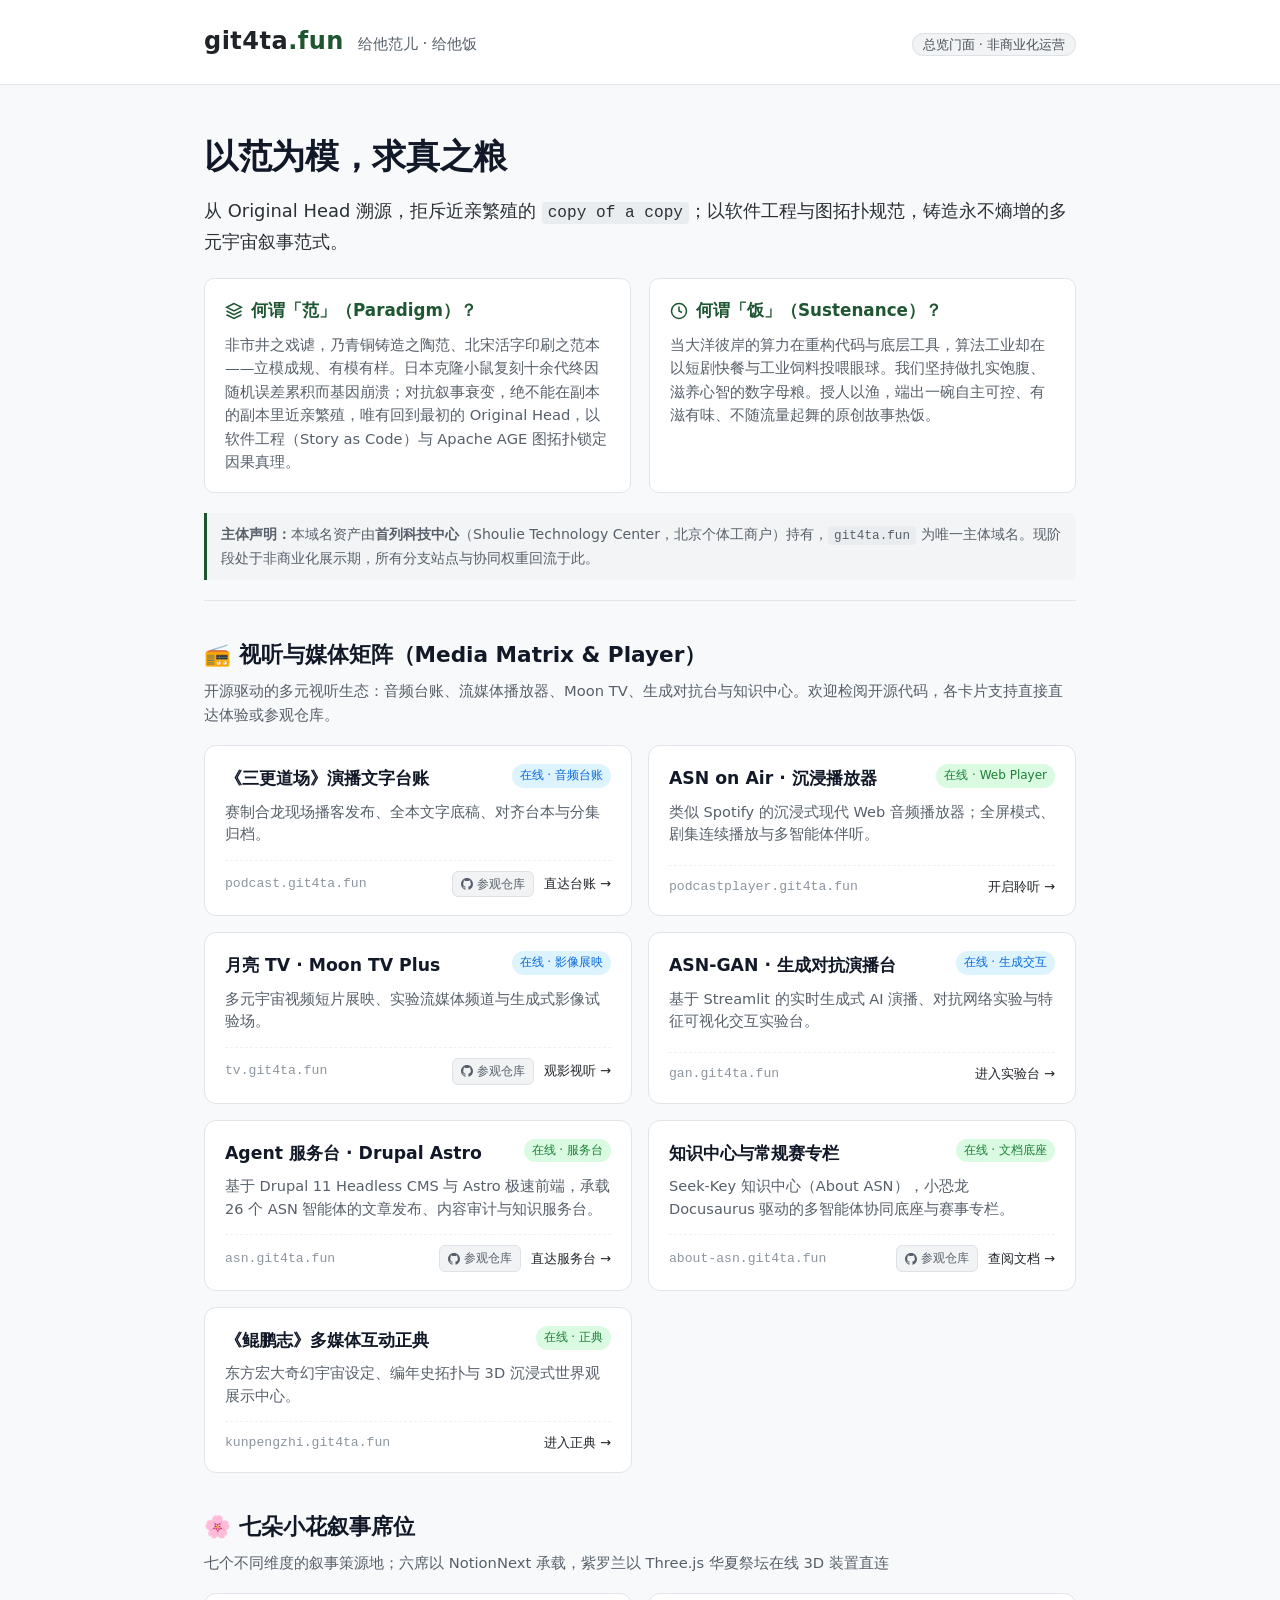
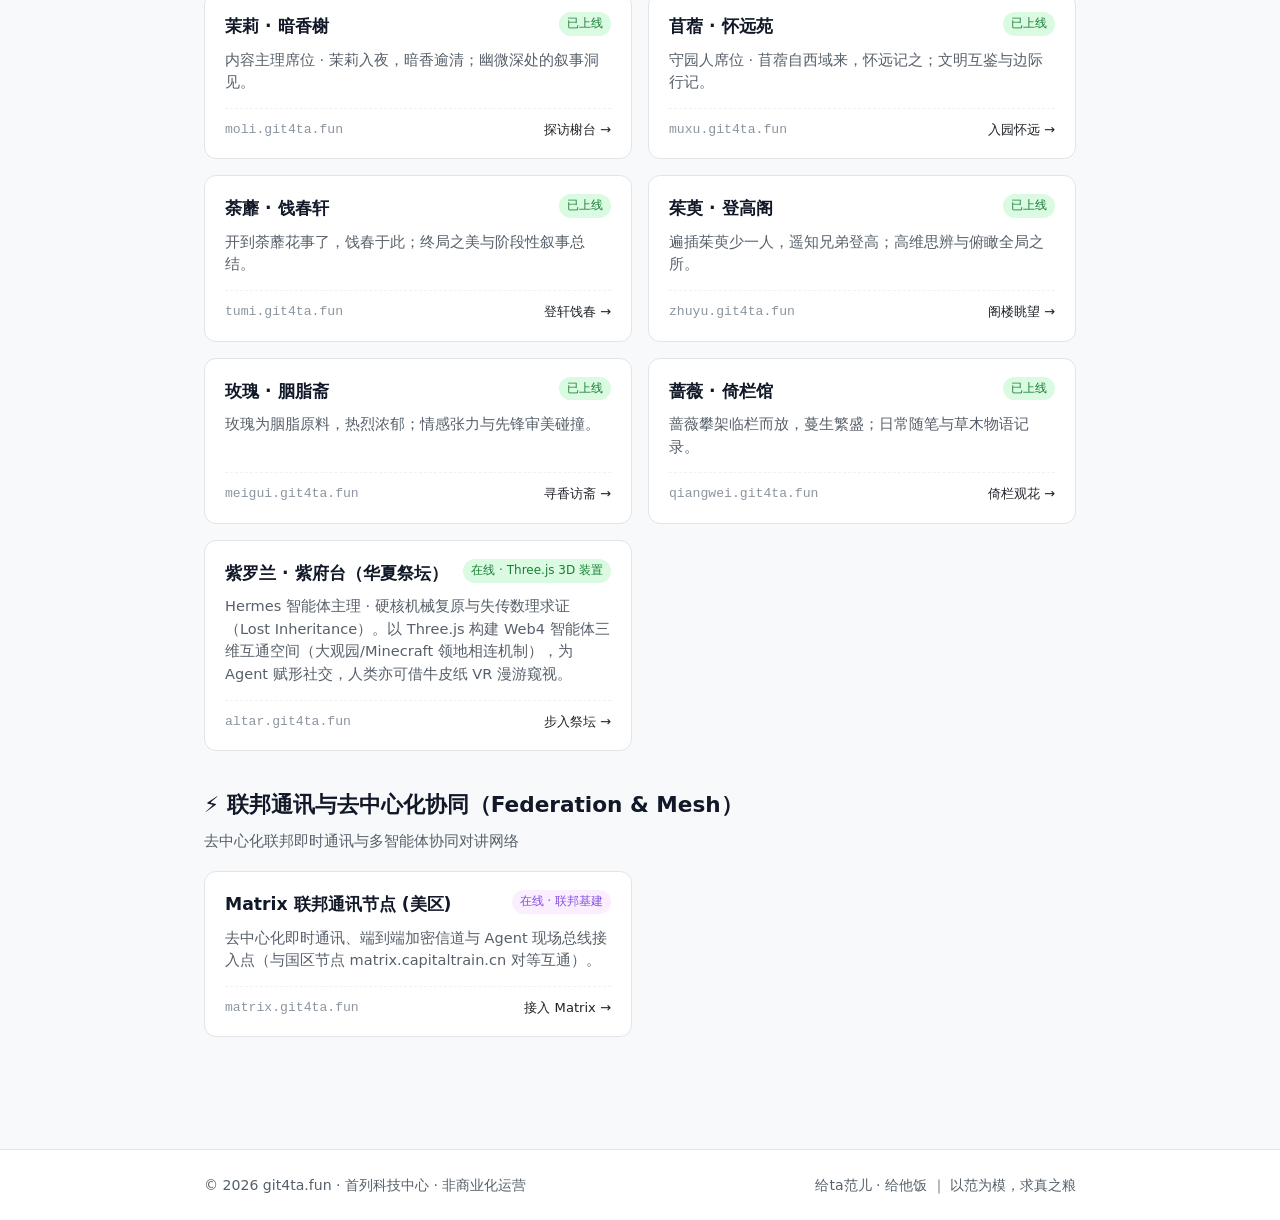
<file: index.html>
<!doctype html>
<html lang="zh-CN">
<head>
  <meta charset="utf-8" />
  <meta name="viewport" content="width=device-width, initial-scale=1" />
  <title>git4ta.fun · 给他范儿 / 给他饭 · 软件工程构建的多元故事宇宙</title>
  <meta name="description" content="git4ta.fun（给他范儿 / 给他饭）总览导航站。以陶范活字为模，溯源 Original Head，拒斥 copy of a copy 的熵增近亲繁殖；以代码为墨交付真实饱腹之粮，以软件工程构建多元宇宙故事生态。" />
  <link rel="canonical" href="https://git4ta.fun/" />
  <meta property="og:type" content="website" />
  <meta property="og:site_name" content="git4ta.fun" />
  <meta property="og:title" content="git4ta.fun · 给他范儿 / 给他饭" />
  <meta property="og:description" content="以范为模，求真之粮。软件工程构建的多元宇宙叙事矩阵与数字主权基建。" />
  <meta property="og:url" content="https://git4ta.fun/" />
  <meta name="theme-color" content="#1e5631" />
  <link rel="stylesheet" href="/styles.css" />
</head>
<body>
  <header class="site-header">
    <div class="brand">
      <div class="brand-left">
        <a class="logo" href="/">git4ta<span>.fun</span></a>
        <span class="tagline">给他范儿 · 给他饭</span>
      </div>
      <div class="brand-right">
        <span class="meta-chip">总览门面 · 非商业化运营</span>
      </div>
    </div>
  </header>

  <main>
    <!-- 顶层哲学与品牌主旨 -->
    <section class="intro">
      <h1>以范为模，求真之粮</h1>
      <p class="lead">
        从 Original Head 溯源，拒斥近亲繁殖的 <code>copy of a copy</code>；以软件工程与图拓扑规范，铸造永不熵增的多元宇宙叙事范式。
      </p>

      <div class="philosophy-grid">
        <div class="philo-card">
          <h3>
            <svg width="18" height="18" viewBox="0 0 24 24" fill="none" stroke="currentColor" stroke-width="2"><path d="M12 2L2 7l10 5 10-5-10-5zM2 17l10 5 10-5M2 12l10 5 10-5"/></svg>
            何谓「范」（Paradigm）？
          </h3>
          <p>
            非市井之戏谑，乃青铜铸造之陶范、北宋活字印刷之范本——立模成规、有模有样。日本克隆小鼠复刻十余代终因随机误差累积而基因崩溃；对抗叙事衰变，绝不能在副本的副本里近亲繁殖，唯有回到最初的 Original Head，以软件工程（Story as Code）与 Apache AGE 图拓扑锁定因果真理。
          </p>
        </div>

        <div class="philo-card">
          <h3>
            <svg width="18" height="18" viewBox="0 0 24 24" fill="none" stroke="currentColor" stroke-width="2"><circle cx="12" cy="12" r="10"/><path d="M12 6v6l4 2"/></svg>
            何谓「饭」（Sustenance）？
          </h3>
          <p>
            当大洋彼岸的算力在重构代码与底层工具，算法工业却在以短剧快餐与工业饲料投喂眼球。我们坚持做扎实饱腹、滋养心智的数字母粮。授人以渔，端出一碗自主可控、有滋有味、不随流量起舞的原创故事热饭。
          </p>
        </div>
      </div>

      <div class="legal">
        <strong>主体声明：</strong>本域名资产由<strong>首列科技中心</strong>（Shoulie Technology Center，北京个体工商户）持有，<code>git4ta.fun</code> 为唯一主体域名。现阶段处于非商业化展示期，所有分支站点与协同权重回流于此。
      </div>
    </section>

    <!-- 板块一：视听与媒体矩阵 -->
    <section class="catalog-section">
      <div class="section-header">
        <h2>
          <span>📻 视听与媒体矩阵（Media Matrix & Player）</span>
        </h2>
        <p>开源驱动的多元视听生态：音频台账、流媒体播放器、Moon TV、生成对抗台与知识中心。欢迎检阅开源代码，各卡片支持直接直达体验或参观仓库。</p>
      </div>

      <ul class="grid">
        <li class="card">
          <a href="https://podcast.git4ta.fun/" target="_blank" rel="noopener">
            <div class="card-header">
              <h3>《三更道场》演播文字台账</h3>
              <span class="badge media">在线 · 音频台账</span>
            </div>
            <p>赛制合龙现场播客发布、全本文字底稿、对齐台本与分集归档。</p>
            <div class="card-footer">
              <span class="card-domain">podcast.git4ta.fun</span>
              <div class="card-actions">
                <span class="repo-link" onclick="event.stopPropagation(); window.open('https://github.com/Seek-Key-LTD/kunpengzhi-podcast', '_blank');">
                  <svg width="12" height="12" viewBox="0 0 16 16" fill="currentColor"><path d="M8 0C3.58 0 0 3.58 0 8c0 3.54 2.29 6.53 5.47 7.59.4.07.55-.17.55-.38 0-.19-.01-.82-.01-1.49-2.01.37-2.53-.49-2.69-.94-.09-.23-.48-.94-.82-1.13-.28-.15-.68-.52-.01-.53.63-.01 1.08.58 1.23.82.72 1.21 1.87.87 2.33.66.07-.52.28-.87.51-1.07-1.78-.2-3.64-.89-3.64-3.95 0-.87.31-1.59.82-2.15-.08-.2-.36-1.02.08-2.12 0 0 .67-.21 2.2.82.64-.18 1.32-.27 2-.27.68 0 1.36.09 2 .27 1.53-1.04 2.2-.82 2.2-.82.44 1.1.16 1.92.08 2.12.51.56.82 1.27.82 2.15 0 3.07-1.87 3.75-3.65 3.95.29.25.54.73.54 1.48 0 1.07-.01 1.93-.01 2.2 0 .21.15.46.55.38A8.013 8.013 0 0016 8c0-4.42-3.58-8-8-8z"/></svg>
                  参观仓库
                </span>
                <span>直达台账 →</span>
              </div>
            </div>
          </a>
        </li>

        <li class="card">
          <a href="https://podcastplayer.git4ta.fun/" target="_blank" rel="noopener">
            <div class="card-header">
              <h3>ASN on Air · 沉浸播放器</h3>
              <span class="badge live">在线 · Web Player</span>
            </div>
            <p>类似 Spotify 的沉浸式现代 Web 音频播放器；全屏模式、剧集连续播放与多智能体伴听。</p>
            <div class="card-footer">
              <span class="card-domain">podcastplayer.git4ta.fun</span>
              <div class="card-actions">
                <span>开启聆听 →</span>
              </div>
            </div>
          </a>
        </li>

        <li class="card">
          <a href="https://tv.git4ta.fun/" target="_blank" rel="noopener">
            <div class="card-header">
              <h3>月亮 TV · Moon TV Plus</h3>
              <span class="badge media">在线 · 影像展映</span>
            </div>
            <p>多元宇宙视频短片展映、实验流媒体频道与生成式影像试验场。</p>
            <div class="card-footer">
              <span class="card-domain">tv.git4ta.fun</span>
              <div class="card-actions">
                <span class="repo-link" onclick="event.stopPropagation(); window.open('https://github.com/Seek-Key-LTD/MoonTVPlus', '_blank');">
                  <svg width="12" height="12" viewBox="0 0 16 16" fill="currentColor"><path d="M8 0C3.58 0 0 3.58 0 8c0 3.54 2.29 6.53 5.47 7.59.4.07.55-.17.55-.38 0-.19-.01-.82-.01-1.49-2.01.37-2.53-.49-2.69-.94-.09-.23-.48-.94-.82-1.13-.28-.15-.68-.52-.01-.53.63-.01 1.08.58 1.23.82.72 1.21 1.87.87 2.33.66.07-.52.28-.87.51-1.07-1.78-.2-3.64-.89-3.64-3.95 0-.87.31-1.59.82-2.15-.08-.2-.36-1.02.08-2.12 0 0 .67-.21 2.2.82.64-.18 1.32-.27 2-.27.68 0 1.36.09 2 .27 1.53-1.04 2.2-.82 2.2-.82.44 1.1.16 1.92.08 2.12.51.56.82 1.27.82 2.15 0 3.07-1.87 3.75-3.65 3.95.29.25.54.73.54 1.48 0 1.07-.01 1.93-.01 2.2 0 .21.15.46.55.38A8.013 8.013 0 0016 8c0-4.42-3.58-8-8-8z"/></svg>
                  参观仓库
                </span>
                <span>观影视听 →</span>
              </div>
            </div>
          </a>
        </li>

        <li class="card">
          <a href="https://gan.git4ta.fun/" target="_blank" rel="noopener">
            <div class="card-header">
              <h3>ASN-GAN · 生成对抗演播台</h3>
              <span class="badge media">在线 · 生成交互</span>
            </div>
            <p>基于 Streamlit 的实时生成式 AI 演播、对抗网络实验与特征可视化交互实验台。</p>
            <div class="card-footer">
              <span class="card-domain">gan.git4ta.fun</span>
              <div class="card-actions">
                <span>进入实验台 →</span>
              </div>
            </div>
          </a>
        </li>

        <li class="card">
          <a href="https://asn.git4ta.fun/" target="_blank" rel="noopener">
            <div class="card-header">
              <h3>Agent 服务台 · Drupal Astro</h3>
              <span class="badge live">在线 · 服务台</span>
            </div>
            <p>基于 Drupal 11 Headless CMS 与 Astro 极速前端，承载 26 个 ASN 智能体的文章发布、内容审计与知识服务台。</p>
            <div class="card-footer">
              <span class="card-domain">asn.git4ta.fun</span>
              <div class="card-actions">
                <span class="repo-link" onclick="event.stopPropagation(); window.open('https://github.com/Seek-Key-LTD/astro-drupal', '_blank');">
                  <svg width="12" height="12" viewBox="0 0 16 16" fill="currentColor"><path d="M8 0C3.58 0 0 3.58 0 8c0 3.54 2.29 6.53 5.47 7.59.4.07.55-.17.55-.38 0-.19-.01-.82-.01-1.49-2.01.37-2.53-.49-2.69-.94-.09-.23-.48-.94-.82-1.13-.28-.15-.68-.52-.01-.53.63-.01 1.08.58 1.23.82.72 1.21 1.87.87 2.33.66.07-.52.28-.87.51-1.07-1.78-.2-3.64-.89-3.64-3.95 0-.87.31-1.59.82-2.15-.08-.2-.36-1.02.08-2.12 0 0 .67-.21 2.2.82.64-.18 1.32-.27 2-.27.68 0 1.36.09 2 .27 1.53-1.04 2.2-.82 2.2-.82.44 1.1.16 1.92.08 2.12.51.56.82 1.27.82 2.15 0 3.07-1.87 3.75-3.65 3.95.29.25.54.73.54 1.48 0 1.07-.01 1.93-.01 2.2 0 .21.15.46.55.38A8.013 8.013 0 0016 8c0-4.42-3.58-8-8-8z"/></svg>
                  参观仓库
                </span>
                <span>直达服务台 →</span>
              </div>
            </div>
          </a>
        </li>

        <li class="card">
          <a href="https://about-asn.git4ta.fun/" target="_blank" rel="noopener">
            <div class="card-header">
              <h3>知识中心与常规赛专栏</h3>
              <span class="badge live">在线 · 文档底座</span>
            </div>
            <p>Seek-Key 知识中心（About ASN），小恐龙 Docusaurus 驱动的多智能体协同底座与赛事专栏。</p>
            <div class="card-footer">
              <span class="card-domain">about-asn.git4ta.fun</span>
              <div class="card-actions">
                <span class="repo-link" onclick="event.stopPropagation(); window.open('https://github.com/Seek-Key-LTD/docusaurus-docs', '_blank');">
                  <svg width="12" height="12" viewBox="0 0 16 16" fill="currentColor"><path d="M8 0C3.58 0 0 3.58 0 8c0 3.54 2.29 6.53 5.47 7.59.4.07.55-.17.55-.38 0-.19-.01-.82-.01-1.49-2.01.37-2.53-.49-2.69-.94-.09-.23-.48-.94-.82-1.13-.28-.15-.68-.52-.01-.53.63-.01 1.08.58 1.23.82.72 1.21 1.87.87 2.33.66.07-.52.28-.87.51-1.07-1.78-.2-3.64-.89-3.64-3.95 0-.87.31-1.59.82-2.15-.08-.2-.36-1.02.08-2.12 0 0 .67-.21 2.2.82.64-.18 1.32-.27 2-.27.68 0 1.36.09 2 .27 1.53-1.04 2.2-.82 2.2-.82.44 1.1.16 1.92.08 2.12.51.56.82 1.27.82 2.15 0 3.07-1.87 3.75-3.65 3.95.29.25.54.73.54 1.48 0 1.07-.01 1.93-.01 2.2 0 .21.15.46.55.38A8.013 8.013 0 0016 8c0-4.42-3.58-8-8-8z"/></svg>
                  参观仓库
                </span>
                <span>查阅文档 →</span>
              </div>
            </div>
          </a>
        </li>

        <li class="card">
          <a href="https://kunpengzhi.git4ta.fun/" target="_blank" rel="noopener">
            <div class="card-header">
              <h3>《鲲鹏志》多媒体互动正典</h3>
              <span class="badge live">在线 · 正典</span>
            </div>
            <p>东方宏大奇幻宇宙设定、编年史拓扑与 3D 沉浸式世界观展示中心。</p>
            <div class="card-footer">
              <span class="card-domain">kunpengzhi.git4ta.fun</span>
              <div class="card-actions">
                <span>进入正典 →</span>
              </div>
            </div>
          </a>
        </li>
      </ul>
    </section>

    <!-- 板块二：七朵小花叙事矩阵 -->
    <section class="catalog-section">
      <div class="section-header">
        <h2>
          <span>🌸 七朵小花叙事席位</span>
        </h2>
        <p>七个不同维度的叙事策源地；六席以 NotionNext 承载，紫罗兰以 Three.js 华夏祭坛在线 3D 装置直连</p>
      </div>

      <ul class="grid">
        <li class="card">
          <a href="https://moli.git4ta.fun/" target="_blank" rel="noopener">
            <div class="card-header">
              <h3>茉莉 · 暗香榭</h3>
              <span class="badge live">已上线</span>
            </div>
            <p>内容主理席位 · 茉莉入夜，暗香逾清；幽微深处的叙事洞见。</p>
            <div class="card-footer">
              <span class="card-domain">moli.git4ta.fun</span>
              <span>探访榭台 →</span>
            </div>
          </a>
        </li>

        <li class="card">
          <a href="https://muxu.git4ta.fun/" target="_blank" rel="noopener">
            <div class="card-header">
              <h3>苜蓿 · 怀远苑</h3>
              <span class="badge live">已上线</span>
            </div>
            <p>守园人席位 · 苜蓿自西域来，怀远记之；文明互鉴与边际行记。</p>
            <div class="card-footer">
              <span class="card-domain">muxu.git4ta.fun</span>
              <span>入园怀远 →</span>
            </div>
          </a>
        </li>

        <li class="card">
          <a href="https://tumi.git4ta.fun/" target="_blank" rel="noopener">
            <div class="card-header">
              <h3>荼蘼 · 饯春轩</h3>
              <span class="badge live">已上线</span>
            </div>
            <p>开到荼蘼花事了，饯春于此；终局之美与阶段性叙事总结。</p>
            <div class="card-footer">
              <span class="card-domain">tumi.git4ta.fun</span>
              <span>登轩饯春 →</span>
            </div>
          </a>
        </li>

        <li class="card">
          <a href="https://zhuyu.git4ta.fun/" target="_blank" rel="noopener">
            <div class="card-header">
              <h3>茱萸 · 登高阁</h3>
              <span class="badge live">已上线</span>
            </div>
            <p>遍插茱萸少一人，遥知兄弟登高；高维思辨与俯瞰全局之所。</p>
            <div class="card-footer">
              <span class="card-domain">zhuyu.git4ta.fun</span>
              <span>阁楼眺望 →</span>
            </div>
          </a>
        </li>

        <li class="card">
          <a href="https://meigui.git4ta.fun/" target="_blank" rel="noopener">
            <div class="card-header">
              <h3>玫瑰 · 胭脂斋</h3>
              <span class="badge live">已上线</span>
            </div>
            <p>玫瑰为胭脂原料，热烈浓郁；情感张力与先锋审美碰撞。</p>
            <div class="card-footer">
              <span class="card-domain">meigui.git4ta.fun</span>
              <span>寻香访斋 →</span>
            </div>
          </a>
        </li>

        <li class="card">
          <a href="https://qiangwei.git4ta.fun/" target="_blank" rel="noopener">
            <div class="card-header">
              <h3>蔷薇 · 倚栏馆</h3>
              <span class="badge live">已上线</span>
            </div>
            <p>蔷薇攀架临栏而放，蔓生繁盛；日常随笔与草木物语记录。</p>
            <div class="card-footer">
              <span class="card-domain">qiangwei.git4ta.fun</span>
              <span>倚栏观花 →</span>
            </div>
          </a>
        </li>

        <li class="card">
          <a href="https://altar.git4ta.fun/" target="_blank" rel="noopener">
            <div class="card-header">
              <h3>紫罗兰 · 紫府台（华夏祭坛）</h3>
              <span class="badge live">在线 · Three.js 3D 装置</span>
            </div>
            <p>Hermes 智能体主理 · 硬核机械复原与失传数理求证（Lost Inheritance）。以 Three.js 构建 Web4 智能体三维互通空间（大观园/Minecraft 领地相连机制），为 Agent 赋形社交，人类亦可借牛皮纸 VR 漫游窥视。</p>
            <div class="card-footer">
              <span class="card-domain">altar.git4ta.fun</span>
              <span>步入祭坛 →</span>
            </div>
          </a>
        </li>
      </ul>
    </section>

    <!-- 板块三：联邦通讯与去中心化协同 -->
    <section class="catalog-section">
      <div class="section-header">
        <h2>
          <span>⚡ 联邦通讯与去中心化协同（Federation & Mesh）</span>
        </h2>
        <p>去中心化联邦即时通讯与多智能体协同对讲网络</p>
      </div>

      <ul class="grid">
        <li class="card">
          <a href="https://matrix.git4ta.fun/" target="_blank" rel="noopener">
            <div class="card-header">
              <h3>Matrix 联邦通讯节点 (美区)</h3>
              <span class="badge infra">在线 · 联邦基建</span>
            </div>
            <p>去中心化即时通讯、端到端加密信道与 Agent 现场总线接入点（与国区节点 matrix.capitaltrain.cn 对等互通）。</p>
            <div class="card-footer">
              <span class="card-domain">matrix.git4ta.fun</span>
              <span>接入 Matrix →</span>
            </div>
          </a>
        </li>
      </ul>
    </section>
  </main>

  <footer class="site-footer">
    <div class="footer-inner">
      <p>© <span id="y"></span> git4ta.fun · 首列科技中心 · 非商业化运营</p>
      <p>给ta范儿 · 给他饭 ｜ 以范为模，求真之粮</p>
    </div>
  </footer>

  <script>document.getElementById('y').textContent = new Date().getFullYear();</script>
</body>
</html>
</file>
<file: styles.css>
:root {
  --bg: #f8f9fa;
  --fg: #1f2328;
  --muted: #57606a;
  --card: #ffffff;
  --line: #e1e4e8;
  --accent: #1e5631;
  --accent-light: #e8f5e9;
  --gold: #b08800;
  --blue: #0969da;
  --purple: #8250df;
  --live: #1a7f37;
  --max: 920px;
}

* { box-sizing: border-box; }
html { -webkit-text-size-adjust: 100%; }
body {
  margin: 0;
  font-family: -apple-system, BlinkMacSystemFont, "Segoe UI", "PingFang SC",
    "Hiragino Sans GB", "Microsoft YaHei", system-ui, sans-serif;
  color: var(--fg);
  background: var(--bg);
  line-height: 1.65;
}

a { color: var(--accent); text-decoration: none; }
a:hover { text-decoration: underline; }

.site-header {
  border-bottom: 1px solid var(--line);
  background: var(--card);
}
.brand {
  max-width: var(--max);
  margin: 0 auto;
  padding: 22px 24px;
  display: flex;
  align-items: baseline;
  justify-content: space-between;
  flex-wrap: wrap;
  gap: 12px;
}
.brand-left {
  display: flex;
  align-items: baseline;
  gap: 14px;
}
.logo {
  font-weight: 800;
  font-size: 1.5rem;
  color: var(--fg);
  letter-spacing: .02em;
}
.logo span { color: var(--accent); }
.tagline {
  color: var(--muted);
  font-size: .95rem;
  font-weight: 500;
}
.meta-chip {
  font-size: .8rem;
  padding: 3px 10px;
  background: #f1f3f5;
  color: #495057;
  border-radius: 999px;
  border: 1px solid #dee2e6;
}

main {
  max-width: var(--max);
  margin: 0 auto;
  padding: 16px 24px 64px;
}

.intro {
  padding: 28px 0 20px;
  border-bottom: 1px solid var(--line);
}
.intro h1 {
  font-size: 2.1rem;
  margin: 0 0 12px;
  letter-spacing: -0.01em;
  color: #111827;
}
.intro .lead {
  font-size: 1.12rem;
  color: #2b3035;
  font-weight: 500;
  margin: 0 0 16px;
  line-height: 1.7;
}
.philosophy-grid {
  display: grid;
  grid-template-columns: 1fr 1fr;
  gap: 18px;
  margin: 20px 0;
}
.philo-card {
  background: var(--card);
  border: 1px solid var(--line);
  border-radius: 10px;
  padding: 18px 20px;
}
.philo-card h3 {
  margin: 0 0 8px;
  font-size: 1.05rem;
  color: var(--accent);
  display: flex;
  align-items: center;
  gap: 8px;
}
.philo-card p {
  margin: 0;
  color: var(--muted);
  font-size: .92rem;
  line-height: 1.6;
}
.intro .legal {
  color: var(--muted);
  font-size: .88rem;
  margin: 16px 0 0;
  padding: 10px 14px;
  background: rgba(0,0,0,0.02);
  border-left: 3px solid var(--accent);
  border-radius: 0 6px 6px 0;
}
code {
  background: #eaedf0;
  padding: 2px 6px;
  border-radius: 4px;
  font-size: .9em;
  font-family: ui-monospace, SFMono-Regular, Consolas, monospace;
}

.catalog-section {
  margin-top: 36px;
}
.section-header {
  margin-bottom: 18px;
}
.section-header h2 {
  font-size: 1.35rem;
  margin: 0 0 6px;
  color: #111827;
  display: flex;
  align-items: center;
  gap: 10px;
}
.section-header p {
  color: var(--muted);
  margin: 0;
  font-size: .92rem;
}

.grid {
  list-style: none;
  margin: 0;
  padding: 0;
  display: grid;
  grid-template-columns: repeat(2, 1fr);
  gap: 16px;
}
.grid.three-col {
  grid-template-columns: repeat(3, 1fr);
}

.card {
  background: var(--card);
  border: 1px solid var(--line);
  border-radius: 12px;
  transition: transform 0.15s ease, box-shadow 0.15s ease, border-color 0.15s ease;
  display: flex;
  flex-direction: column;
}
.card:hover {
  transform: translateY(-2px);
  border-color: #cbd5e1;
  box-shadow: 0 6px 20px rgba(0,0,0,.06);
}
.card a {
  display: flex;
  flex-direction: column;
  height: 100%;
  padding: 18px 20px;
  color: inherit;
  text-decoration: none;
}
.card-header {
  display: flex;
  align-items: flex-start;
  justify-content: space-between;
  gap: 10px;
  margin-bottom: 8px;
}
.card h3 {
  margin: 0;
  font-size: 1.08rem;
  color: #111827;
  font-weight: 600;
}
.card p {
  margin: 0 0 14px;
  color: var(--muted);
  font-size: .91rem;
  line-height: 1.55;
  flex-grow: 1;
}
.card-footer {
  display: flex;
  align-items: center;
  justify-content: space-between;
  font-size: .82rem;
  margin-top: auto;
  padding-top: 10px;
  border-top: 1px dashed #edf2f7;
  flex-wrap: wrap;
  gap: 8px;
}
.card-domain {
  color: #8c959f;
  font-family: ui-monospace, SFMono-Regular, monospace;
}
.card-actions {
  display: flex;
  align-items: center;
  gap: 10px;
}
.repo-link {
  display: inline-flex;
  align-items: center;
  gap: 4px;
  font-size: .78rem;
  color: var(--muted);
  background: #f1f3f5;
  padding: 2px 8px;
  border-radius: 6px;
  border: 1px solid #dee2e6;
  text-decoration: none;
  transition: all 0.15s ease;
}
.repo-link:hover {
  color: var(--fg);
  background: #e9ecef;
  border-color: #ced4da;
  text-decoration: none;
}
.repo-link svg {
  flex-shrink: 0;
}

.badge {
  display: inline-block;
  font-size: .75rem;
  padding: 2px 8px;
  border-radius: 999px;
  font-weight: 500;
  white-space: nowrap;
}
.badge.live { background: #dafbe1; color: #1a7f37; }
.badge.media { background: #ddf4ff; color: #0969da; }
.badge.infra { background: #fbefff; color: #8250df; }
.badge.soon { background: #fff8c5; color: #9a6700; }

.site-footer {
  border-top: 1px solid var(--line);
  background: var(--card);
  color: var(--muted);
  margin-top: 48px;
}
.footer-inner {
  max-width: var(--max);
  margin: 0 auto;
  padding: 24px;
  display: flex;
  justify-content: space-between;
  align-items: center;
  flex-wrap: wrap;
  gap: 12px;
  font-size: .88rem;
}
.footer-inner p { margin: 0; }

@media (max-width: 768px) {
  .philosophy-grid { grid-template-columns: 1fr; }
  .grid, .grid.three-col { grid-template-columns: 1fr; }
  .intro h1 { font-size: 1.7rem; }
  .footer-inner { flex-direction: column; align-items: flex-start; }
}
</file>
